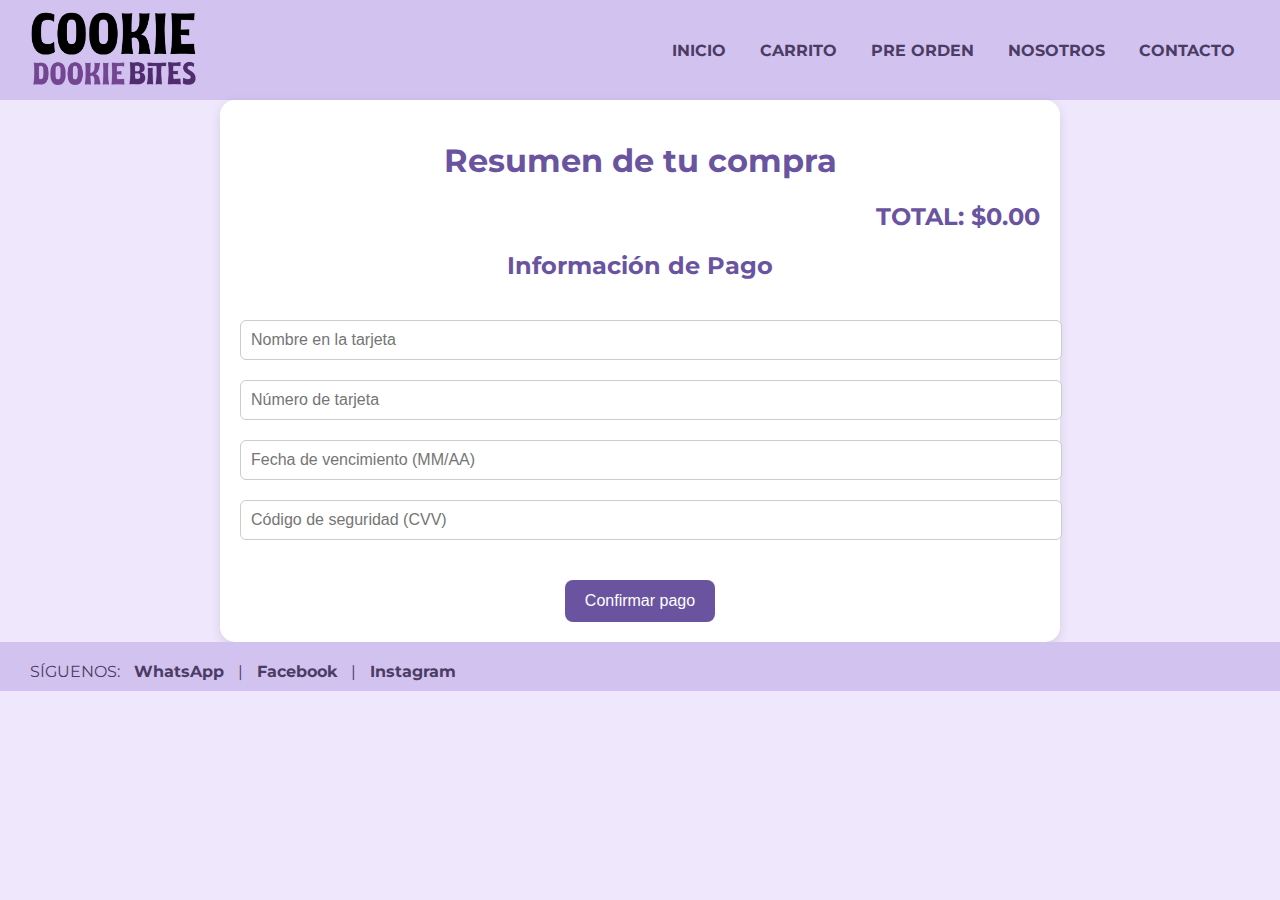
<file: Carrito.html>
<!DOCTYPE html>
<html lang="es">
<head>
  <meta charset="UTF-8">
  <meta name="viewport" content="width=device-width, initial-scale=1.0">
  <title>Cookie Dookie Bites - Cobro</title>
  <link href="https://fonts.googleapis.com/css2?family=Montserrat:wght@400;700&display=swap" rel="stylesheet">
  <style>
    body {
      font-family: 'Montserrat', sans-serif;
      background-color: #efe7fc;
      margin: 0;
      padding: 0;
      color: #4b3c64;
    }

    header, footer {
      background-color: #d2c2f0;
      padding: 10px 30px;
      display: flex;
      align-items: center;
      justify-content: space-between;
    }

    header img {
      height: 80px;
    }

    nav a {
      margin: 0 15px;
      text-decoration: none;
      color: #4b3c64;
      font-weight: bold;
    }

    h1, h2 {
      text-align: center;
      color: #6a54a0;
    }

    .contenido {
      max-width: 800px;
      margin: auto;
      padding: 20px;
      background: #fff;
      border-radius: 15px;
      box-shadow: 0 4px 12px rgba(0,0,0,0.1);
    }

    .producto {
      display: flex;
      justify-content: space-between;
      border-bottom: 1px solid #ccc;
      padding: 10px 0;
    }

    .total {
      text-align: right;
      font-size: 1.5rem;
      margin-top: 20px;
      font-weight: bold;
      color: #6a54a0;
    }

    .confirmar {
      background-color: #6a54a0;
      color: white;
      padding: 12px 20px;
      border: none;
      border-radius: 8px;
      font-size: 1rem;
      cursor: pointer;
      display: block;
      margin: 30px auto 0;
      transition: background 0.3s ease;
    }

    .confirmar:hover {
      background-color: #4b3c64;
    }

    .formulario-pago {
      margin-top: 30px;
    }

    .formulario-pago input {
      width: 100%;
      padding: 10px;
      margin: 10px 0;
      border: 1px solid #ccc;
      border-radius: 6px;
      font-size: 1rem;
    }

    .mensaje-confirmacion {
      text-align: center;
      font-size: 1.2rem;
      color: green;
      font-weight: bold;
      margin-top: 20px;
    }

    .redes {
      text-align: center;
      margin-top: 10px;
    }

    .redes a {
      color: #4b3c64;
      text-decoration: none;
      margin: 0 10px;
      font-weight: bold;
    }
  </style>
</head>
<body>
  <header>
    <img src="cookie.png" alt="Logo Cookie Dookie Bites">
    <nav>
      <a href="index.html">INICIO</a>
      <a href="Carrito.html">CARRITO</a>
      <a href="preorden.html">PRE ORDEN</a>
      <a href="nosotros.html">NOSOTROS</a>
      <a href="contacto.html">CONTACTO</a>
    </nav>
  </header>

  <div class="contenido">
    <h1>Resumen de tu compra</h1>
    <div id="resumen"></div>
    <div class="total">TOTAL: <span id="totalFinal">$0.00</span></div>

    <h2>Información de Pago</h2>
    <div class="formulario-pago">
      <input type="text" placeholder="Nombre en la tarjeta" id="nombreTarjeta">
      <input type="text" placeholder="Número de tarjeta" id="numeroTarjeta" maxlength="19">
      <input type="text" placeholder="Fecha de vencimiento (MM/AA)" id="fechaVencimiento">
      <input type="text" placeholder="Código de seguridad (CVV)" id="cvv" maxlength="3">
    </div>

    <button class="confirmar" onclick="confirmarCompra()">Confirmar pago</button>
    <div id="mensajeConfirmacion" class="mensaje-confirmacion" style="display: none;">¡Compra confirmada! Gracias por tu pedido.</div>
  </div>

  <footer>
    <div>
      <div class="redes" align: right>
        <span>SÍGUENOS: </span>
        <a href="https://web.whatsapp.com/">WhatsApp</a> |
        <a href="https://www.facebook.com/">Facebook</a> |
        <a href="https://www.instagram.com/#">Instagram</a>
      </div>
    </div>
  </footer>

  <script>
    window.onload = function() {
      const resumenContainer = document.getElementById('resumen');
      const totalFinal = document.getElementById('totalFinal');
      const carrito = JSON.parse(localStorage.getItem('preorden')) || [];
      const bolsa = JSON.parse(localStorage.getItem('bolsaRegalo')) || false;
      let total = 0;

      carrito.forEach(producto => {
        if (producto.cantidad > 0) {
          const item = document.createElement('div');
          item.className = 'producto';
          item.innerHTML = `
            <span>${producto.nombre} x${producto.cantidad}</span>
            <span>$${(producto.precio * producto.cantidad).toFixed(2)}</span>
          `;
          resumenContainer.appendChild(item);
          total += producto.precio * producto.cantidad;
        }
      });

      if (bolsa) {
        const bolsaItem = document.createElement('div');
        bolsaItem.className = 'producto';
        bolsaItem.innerHTML = `
          <span>Bolsa de regalo</span>
          <span>$10.00</span>
        `;
        resumenContainer.appendChild(bolsaItem);
        total += 10;
      }

      totalFinal.textContent = `$${total.toFixed(2)}`;
    }

    function confirmarCompra() {
      const nombre = document.getElementById('nombreTarjeta').value.trim();
      const numero = document.getElementById('numeroTarjeta').value.trim();
      const vencimiento = document.getElementById('fechaVencimiento').value.trim();
      const cvv = document.getElementById('cvv').value.trim();

      if (!nombre || !numero || !vencimiento || !cvv) {
        alert('Por favor completa todos los campos de información de pago.');
        return;
      }

      document.getElementById('mensajeConfirmacion').style.display = 'block';
    }
  </script>
</body>
</html>
</file>
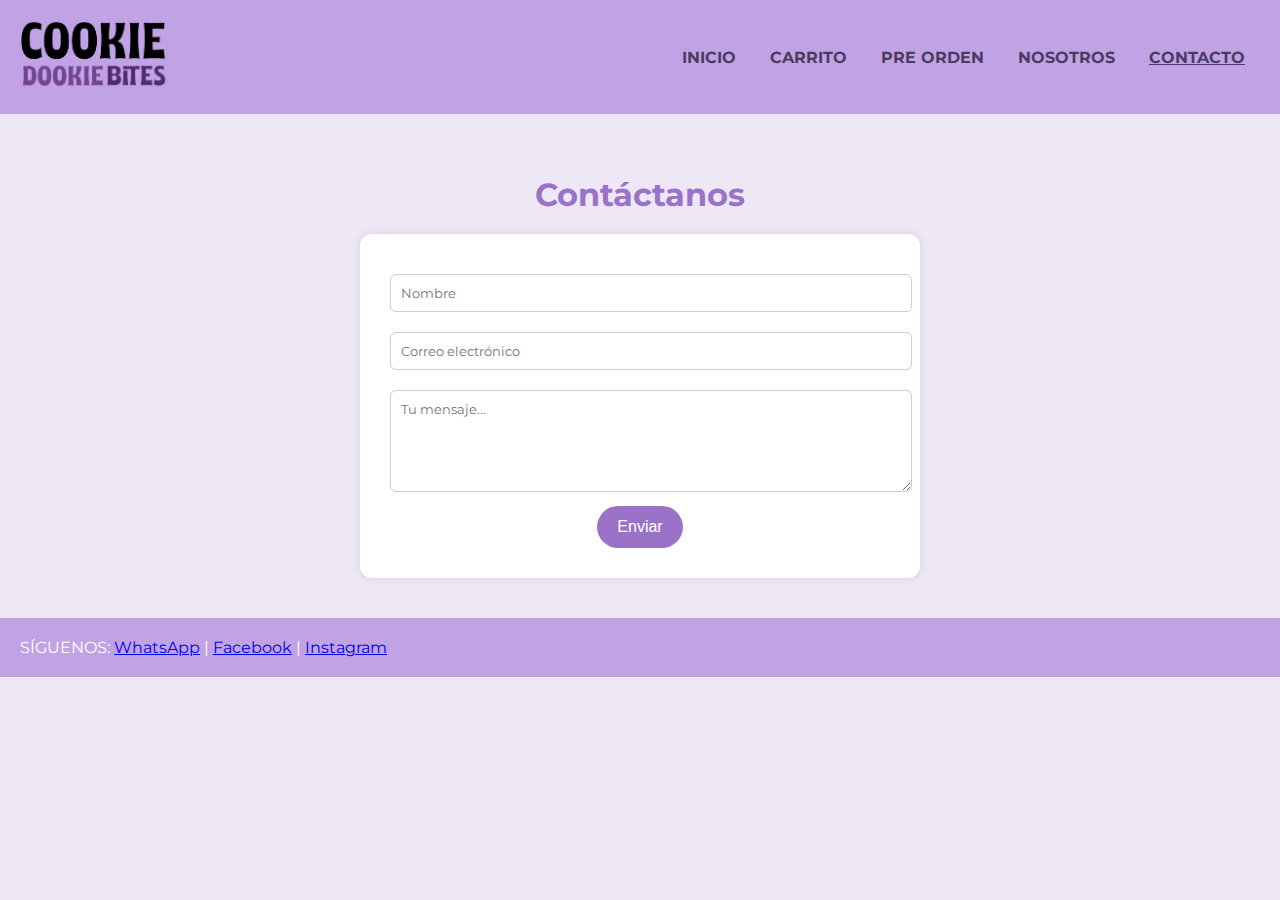
<file: contacto.html>
<!DOCTYPE html>
<html lang="es">
<head>
  <meta charset="UTF-8">
  <meta name="viewport" content="width=device-width, initial-scale=1.0">
  <title>Contacto - Cookie Dookie Bites</title>
  <link rel="stylesheet" href="https://fonts.googleapis.com/css2?family=Montserrat:wght@400;700&display=swap">
  <style>
    body {
      font-family: 'Montserrat', sans-serif;
      background-color: #ede7f6;
      margin: 0;
      padding: 0;
    }
    header, footer {
      background-color: #c1a3e5;
      padding: 20px;
      display: flex;
      justify-content: space-between;
      align-items: center;
      color: #fff;
    }
    .logo img {
      height: 70px;
    }
    nav a {
      margin: 0 15px;
      text-decoration: none;
      color: #4b3c64;
      font-weight: bold;
    }
    main {
      padding: 40px 20px;
      text-align: center;
    }
    h1 {
      color: #9a73c8;
      margin-bottom: 20px;
    }
    form {
      max-width: 500px;
      margin: 0 auto;
      background-color: white;
      padding: 30px;
      border-radius: 12px;
      box-shadow: 0 0 10px rgba(0,0,0,0.1);
    }
    input, textarea {
      width: 100%;
      padding: 10px;
      margin: 10px 0;
      border-radius: 6px;
      border: 1px solid #ccc;
      font-family: 'Montserrat', sans-serif;
    }
    button {
      background-color: #9a73c8;
      color: white;
      border: none;
      padding: 12px 20px;
      border-radius: 30px;
      cursor: pointer;
      font-size: 1rem;
    }
    .mensaje-exito {
      margin-top: 20px;
      color: #6a54a0;
      font-weight: bold;
    }
  </style>
</head>
<body>
  <header>
    <div class="logo"><img src="cookie.png" alt="Cookie Dookie Bites"></div>
    <nav>
      <a href="index.html">INICIO</a>
      <a href="Carrito.html">CARRITO</a>
      <a href="preorden.html">PRE ORDEN</a>
      <a href="nosotros.html">NOSOTROS</a>
      <a href="contacto.html" style="text-decoration: underline;">CONTACTO</a>
    </nav>
  </header>

  <main>
    <h1>Contáctanos</h1>
    <form onsubmit="mostrarMensaje(event)">
      <input type="text" placeholder="Nombre" required>
      <input type="email" placeholder="Correo electrónico" required>
      <textarea rows="5" placeholder="Tu mensaje..." required></textarea>
      <button type="submit">Enviar</button>
      <p id="mensaje-exito" class="mensaje-exito" style="display:none;">¡Gracias por contactarte con nosotros!</p>
    </form>
  </main>

  <footer>
    <div>
      <div class="redes" align: right>
        <span>SÍGUENOS: </span>
        <a href="https://web.whatsapp.com/">WhatsApp</a> |
        <a href="https://www.facebook.com/">Facebook</a> |
        <a href="https://www.instagram.com/#">Instagram</a>
      </div>
    </div>
  </footer>


  <script>
    function mostrarMensaje(e) {
      e.preventDefault();
      document.getElementById('mensaje-exito').style.display = 'block';
    }
  </script>
</body>
</html>
</file>
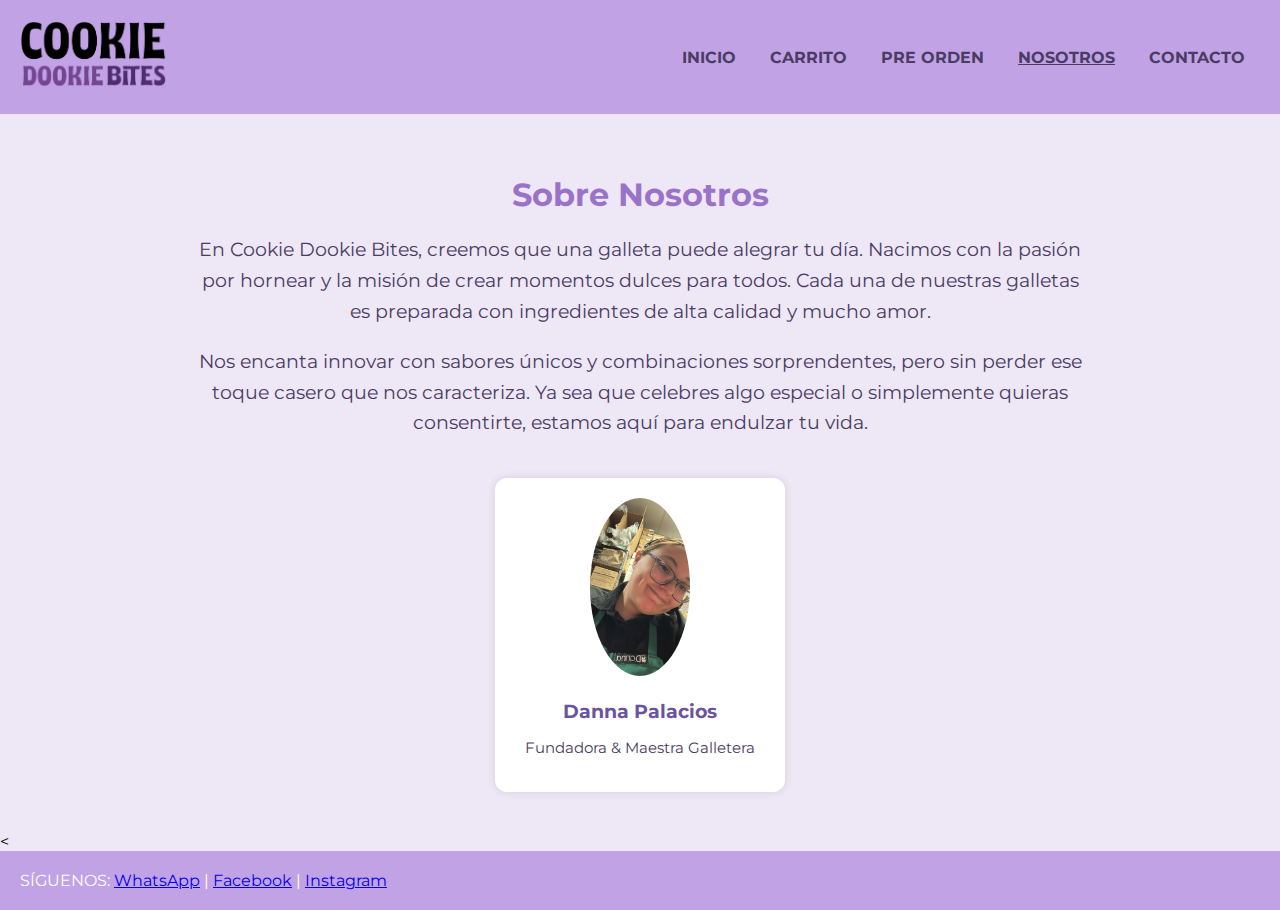
<file: nosotros.html>
<!DOCTYPE html>
<html lang="es">
<head>
  <meta charset="UTF-8">
  <meta name="viewport" content="width=device-width, initial-scale=1.0">
  <title>Nosotros - Cookie Dookie Bites</title>
  <link rel="stylesheet" href="https://fonts.googleapis.com/css2?family=Montserrat:wght@400;700&display=swap">
  <style>
    body {
      font-family: 'Montserrat', sans-serif;
      background-color: #ede7f6;
      margin: 0;
      padding: 0;
    }
    header, footer {
      background-color: #c1a3e5;
      padding: 20px;
      display: flex;
      justify-content: space-between;
      align-items: center;
      color: #fff;
    }
    .logo img {
      height: 70px;
    }
    nav a {
      margin: 0 15px;
      text-decoration: none;
      color: #4b3c64;
      font-weight: bold;
    }
    main {
      padding: 40px 20px;
      text-align: center;
    }
    h1 {
      color: #9a73c8;
      margin-bottom: 20px;
    }
    .contenido-nosotros {
      max-width: 900px;
      margin: 0 auto;
      font-size: 1.2rem;
      color: #4b3c64;
      line-height: 1.6;
    }
    .equipo {
      margin-top: 40px;
      display: flex;
      flex-wrap: wrap;
      justify-content: center;
      gap: 20px;
    }
    .miembro {
      background-color: white;
      border-radius: 12px;
      box-shadow: 0 0 10px rgba(0,0,0,0.1);
      padding: 20px;
      width: 250px;
      text-align: center;
    }
    .miembro img {
      width: 100px;
      border-radius: 50%;
      margin-bottom: 10px;
    }
    .miembro h3 {
      color: #6a54a0;
      margin: 10px 0 5px;
    }
    .miembro p {
      color: #4b3c64;
      font-size: 0.95rem;
    }
  </style>
</head>
<body>
  <header>
    <div class="logo"><img src="cookie.png" alt="Cookie Dookie Bites"></div>
    <nav>
      <a href="index.html">INICIO</a>
      <a href="Carrito.html">CARRITO</a>
      <a href="preorden.html">PRE ORDEN</a>
      <a href="nosotros.html" style="text-decoration: underline;">NOSOTROS</a>
      <a href="contacto.html">CONTACTO</a>
    </nav>
  </header>

  <main>
    <h1>Sobre Nosotros</h1>
    <div class="contenido-nosotros">
      <p>En Cookie Dookie Bites, creemos que una galleta puede alegrar tu día. Nacimos con la pasión por hornear y la misión de crear momentos dulces para todos. Cada una de nuestras galletas es preparada con ingredientes de alta calidad y mucho amor.</p>
      <p>Nos encanta innovar con sabores únicos y combinaciones sorprendentes, pero sin perder ese toque casero que nos caracteriza. Ya sea que celebres algo especial o simplemente quieras consentirte, estamos aquí para endulzar tu vida.</p>
    </div>

    <div class="equipo">
      <div class="miembro">
        <img src="yo.jpeg" alt="Fundadora">
        <h3>Danna Palacios</h3>
        <p>Fundadora & Maestra Galletera</p>
      </div>
    </div>
  </main>

  <<footer>
    <div>
      <div class="redes" align: right>
        <span>SÍGUENOS: </span>
        <a href="https://web.whatsapp.com/">WhatsApp</a> |
        <a href="https://www.facebook.com/">Facebook</a> |
        <a href="https://www.instagram.com/#">Instagram</a>
      </div>
    </div>
  </footer>

</body>
</html>
</file>
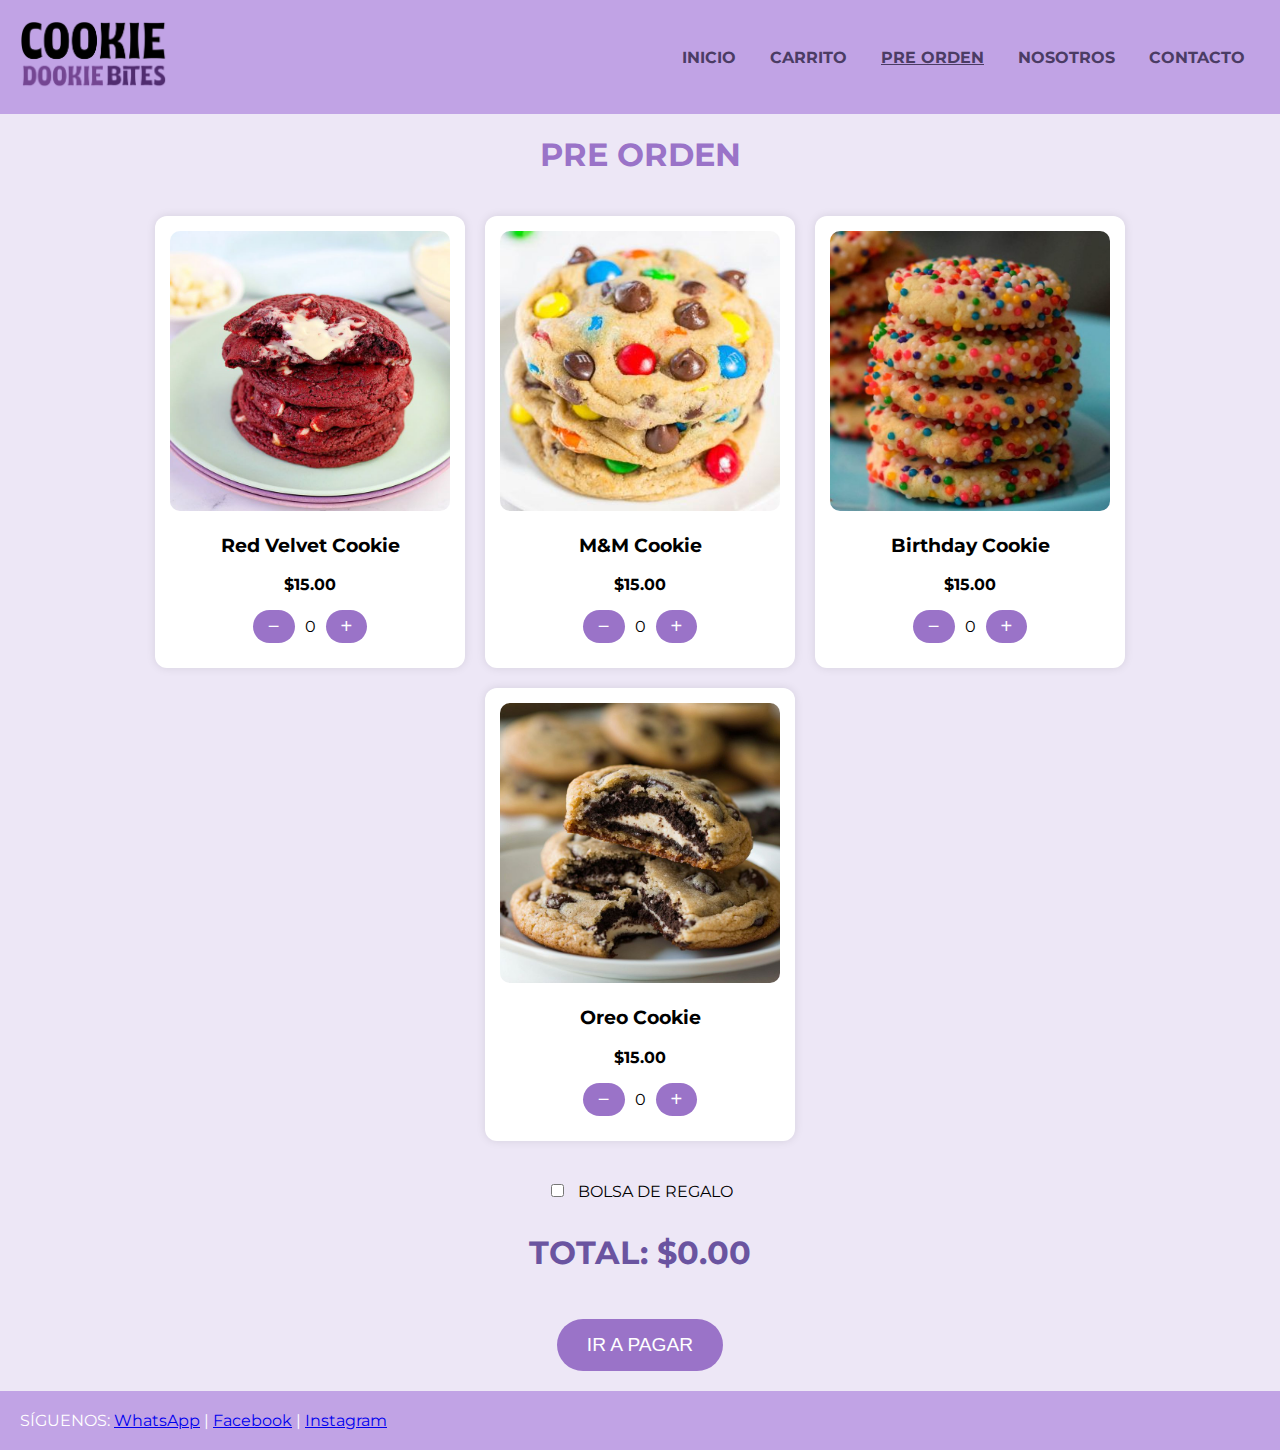
<file: preorden.html>
<!DOCTYPE html>
<html lang="es">
<head>
  <meta charset="UTF-8" />
  <meta name="viewport" content="width=device-width, initial-scale=1.0" />
  <title>Pre Orden - Cookie Dookie Bites</title>
  <link rel="stylesheet" href="https://fonts.googleapis.com/css2?family=Montserrat:wght@400;700&display=swap">
  <style>
    body {
      font-family: 'Montserrat', sans-serif;
      background-color: #ede7f6;
      margin: 0;
      padding: 0;
    }
    header, footer {
      background-color: #c1a3e5;
      padding: 20px;
      display: flex;
      justify-content: space-between;
      align-items: center;
      color: #fff;
    }
    .logo img {
      height: 70px;
    }
    nav a {
      margin: 0 15px;
      text-decoration: none;
      color: #4b3c64;
      font-weight: bold;
    }
    h1 {
      text-align: center;
      color: #9a73c8;
    }
    .container {
      display: flex;
      flex-wrap: wrap;
      justify-content: center;
      gap: 20px;
      padding: 20px;
    }
    .producto {
      background-color: white;
      border-radius: 12px;
      box-shadow: 0 0 10px rgba(0,0,0,0.1);
      width: 280px;
      padding: 15px;
      text-align: center;
    }
    .producto img {
      width: 100%;
      border-radius: 10px;
    }
    .cantidad {
      display: flex;
      justify-content: center;
      align-items: center;
      gap: 10px;
      margin: 10px 0;
    }
    .cantidad button {
      background-color: #9a73c8;
      border: none;
      color: white;
      font-size: 20px;
      padding: 5px 15px;
      border-radius: 25px;
      cursor: pointer;
    }
    .resumen {
      text-align: center;
      padding: 20px;
    }
    .resumen input[type="checkbox"] {
      margin-right: 10px;
    }
    .total {
      font-size: 2rem;
      color: #6a54a0;
      font-weight: bold;
    }
    .boton-pago {
      background-color: #9a73c8;
      color: white;
      padding: 15px 30px;
      font-size: 1.2rem;
      border: none;
      border-radius: 30px;
      cursor: pointer;
      margin-top: 15px;
    }
  </style>
</head>
<body>
  <header>
    <div class="logo"><img src="cookie.png" alt="Cookie Dookie Bites" /></div>
    <nav>
      <a href="index.html">INICIO</a>
      <a href="Carrito.html">CARRITO</a>
      <a href="preorden.html" style="text-decoration: underline;">PRE ORDEN</a>
      <a href="nosotros.html">NOSOTROS</a>
      <a href="contacto.html">CONTACTO</a>
    </nav>
  </header>

  <h1>PRE ORDEN</h1>
  <div class="container" id="lista-productos"></div>

  <div class="resumen">
    <label><input type="checkbox" id="bolsa"> BOLSA DE REGALO</label>
    <p class="total">TOTAL: $<span id="total">0.00</span></p>
    <button class="boton-pago" onclick="irAPagar()">IR A PAGAR</button>
  </div>

  <footer>
    <div>
      <div class="redes" align: right>
        <span>SÍGUENOS: </span>
        <a href="https://web.whatsapp.com/">WhatsApp</a> |
        <a href="https://www.facebook.com/">Facebook</a> |
        <a href="https://www.instagram.com/#">Instagram</a>
      </div>
    </div>
  </footer>


  <script>
    const productos = [
      { nombre: 'Red Velvet Cookie', precio: 15.00, imagen: 'RED VELVET1.jpg', cantidad: 0 },
      { nombre: 'M&M Cookie', precio: 15.00, imagen: 'galleta m&m.jpg', cantidad: 0 },
      { nombre: 'Birthday Cookie', precio: 15.00, imagen: 'BIRTHDAY.jpg', cantidad: 0 },
      { nombre: 'Oreo Cookie', precio: 15.00, imagen: 'Decadent Oreo-Stuffed Chocolate Chip Cookies Recipe.jpg', cantidad: 0 }
    ];

    const lista = document.getElementById('lista-productos');
    const totalSpan = document.getElementById('total');
    const bolsa = document.getElementById('bolsa');

    productos.forEach((p, index) => {
      const div = document.createElement('div');
      div.className = 'producto';
      div.innerHTML = `
        <img src="${p.imagen}" alt="${p.nombre}" />
        <h3>${p.nombre}</h3>
        <p><strong>$${p.precio.toFixed(2)}</strong></p>
        <div class="cantidad">
          <button onclick="cambiarCantidad(${index}, -1)">−</button>
          <span id="cantidad-${index}">0</span>
          <button onclick="cambiarCantidad(${index}, 1)">+</button>
        </div>
      `;
      lista.appendChild(div);
    });

    function cambiarCantidad(index, delta) {
      productos[index].cantidad += delta;
      if (productos[index].cantidad < 0) productos[index].cantidad = 0;
      document.getElementById(`cantidad-${index}`).textContent = productos[index].cantidad;
      calcularTotal();
    }

    function calcularTotal() {
      let total = productos.reduce((sum, p) => sum + p.precio * p.cantidad, 0);
      if (bolsa.checked) total += 10;
      totalSpan.textContent = total.toFixed(2);
    }

    bolsa.addEventListener('change', calcularTotal);

    function irAPagar() {
      const totalFinal = parseFloat(totalSpan.textContent);
      localStorage.setItem('preorden', JSON.stringify(productos));
      localStorage.setItem('bolsaRegalo', bolsa.checked);
      localStorage.setItem('totalPago', totalFinal.toFixed(2));
      window.location.href = 'Carrito.html';
    }
  </script>
</body>
</html>
</file>
